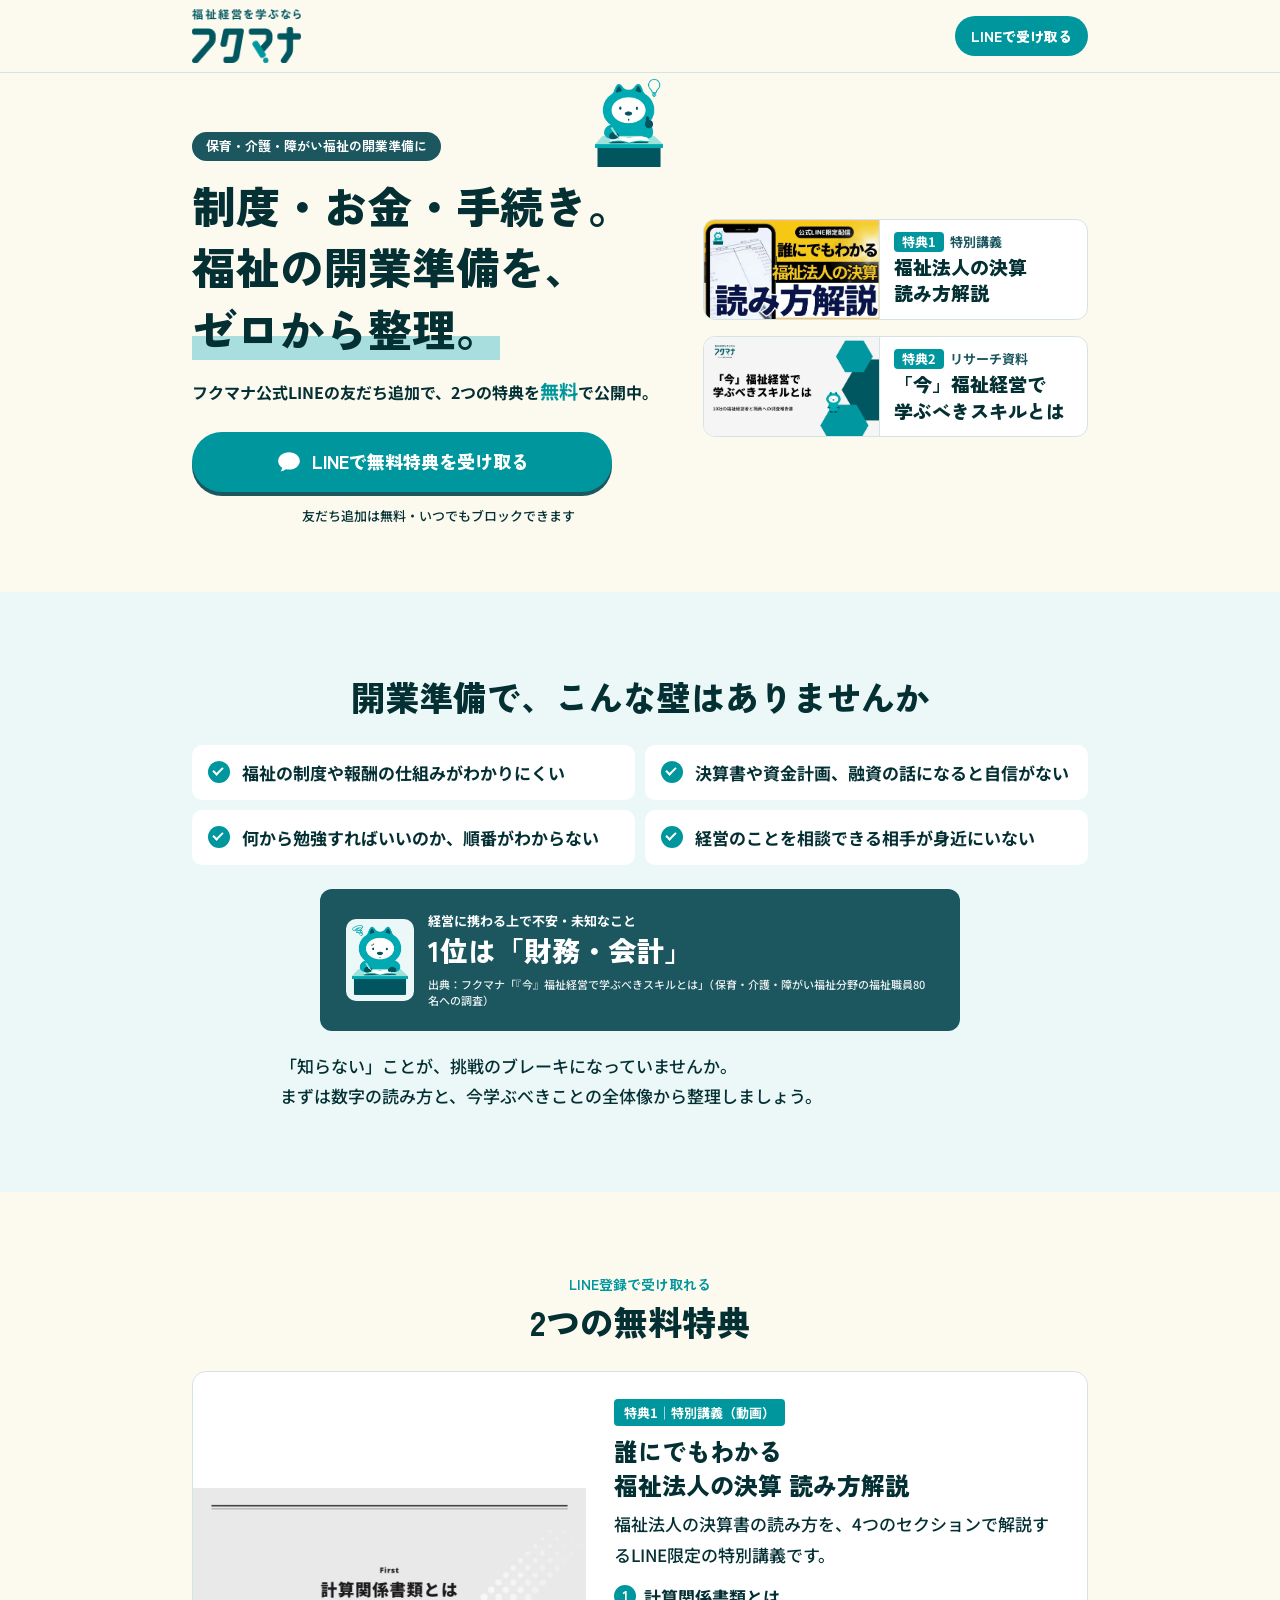
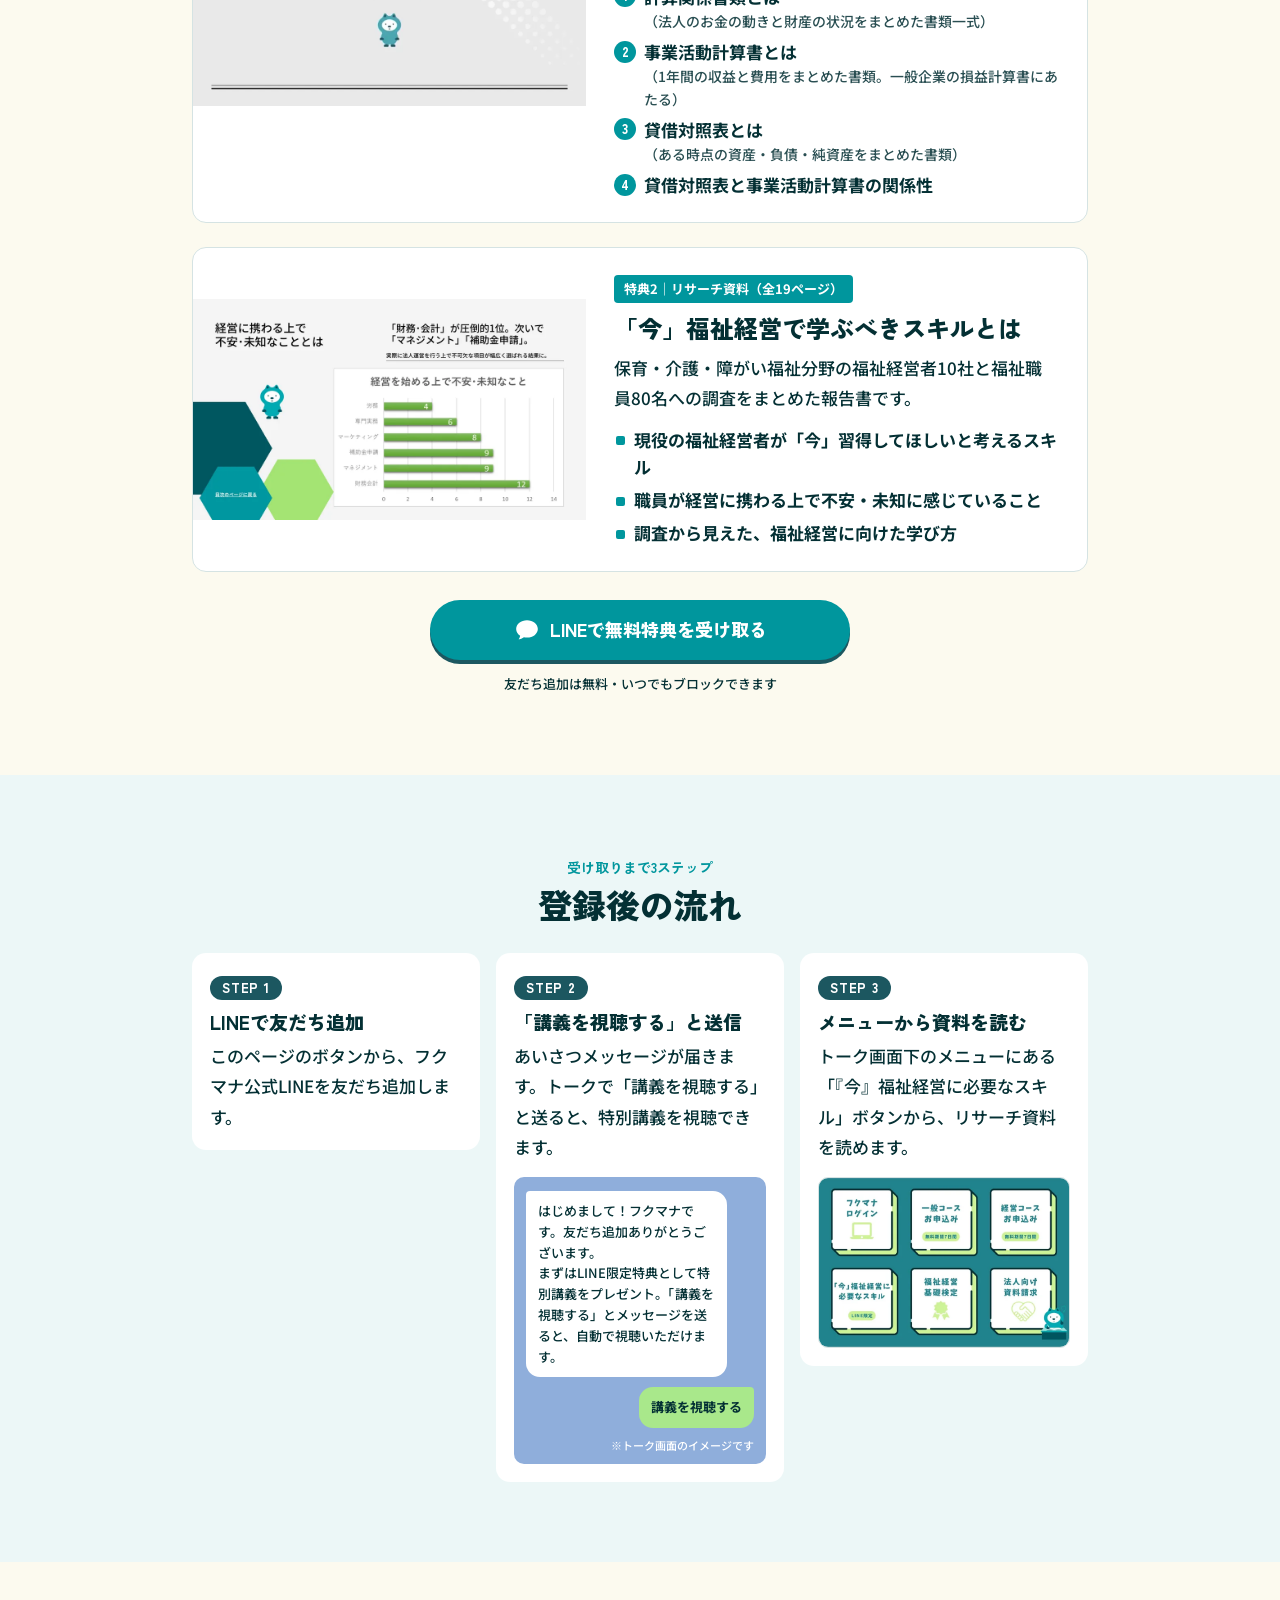
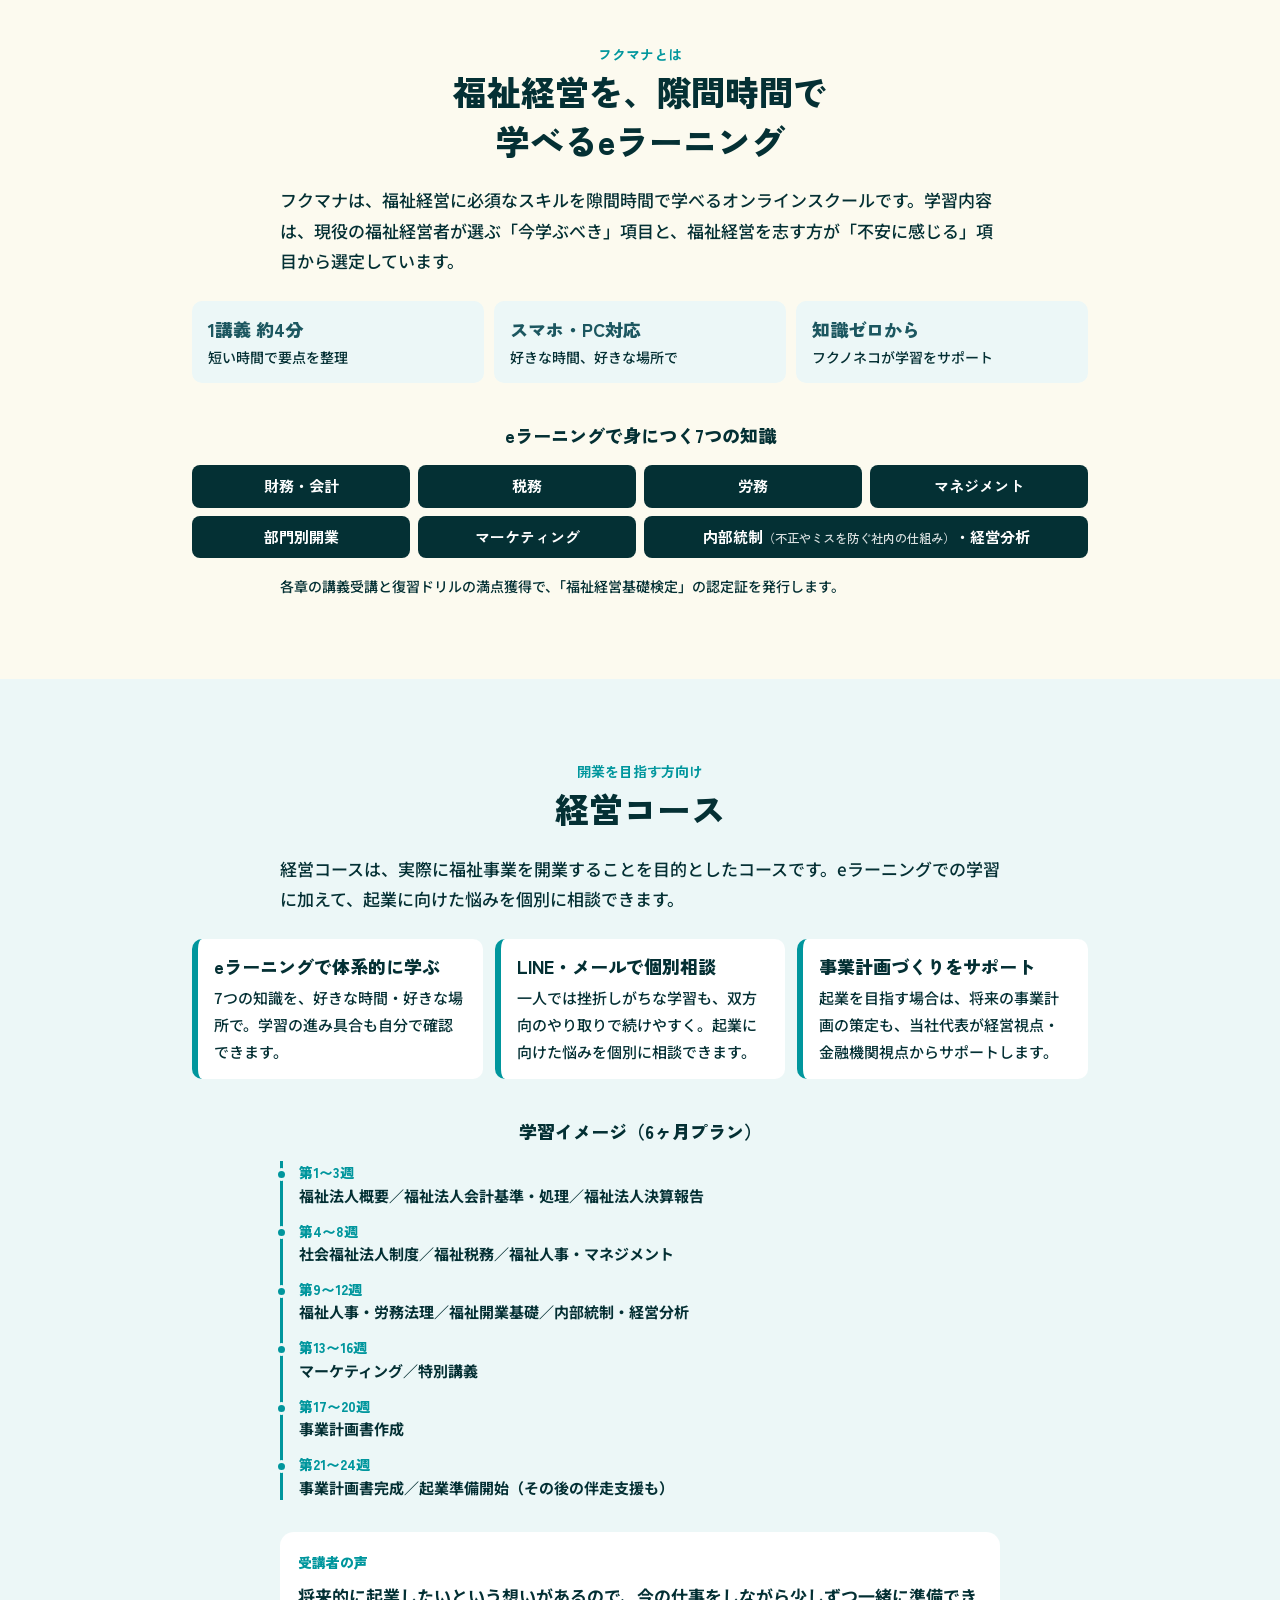
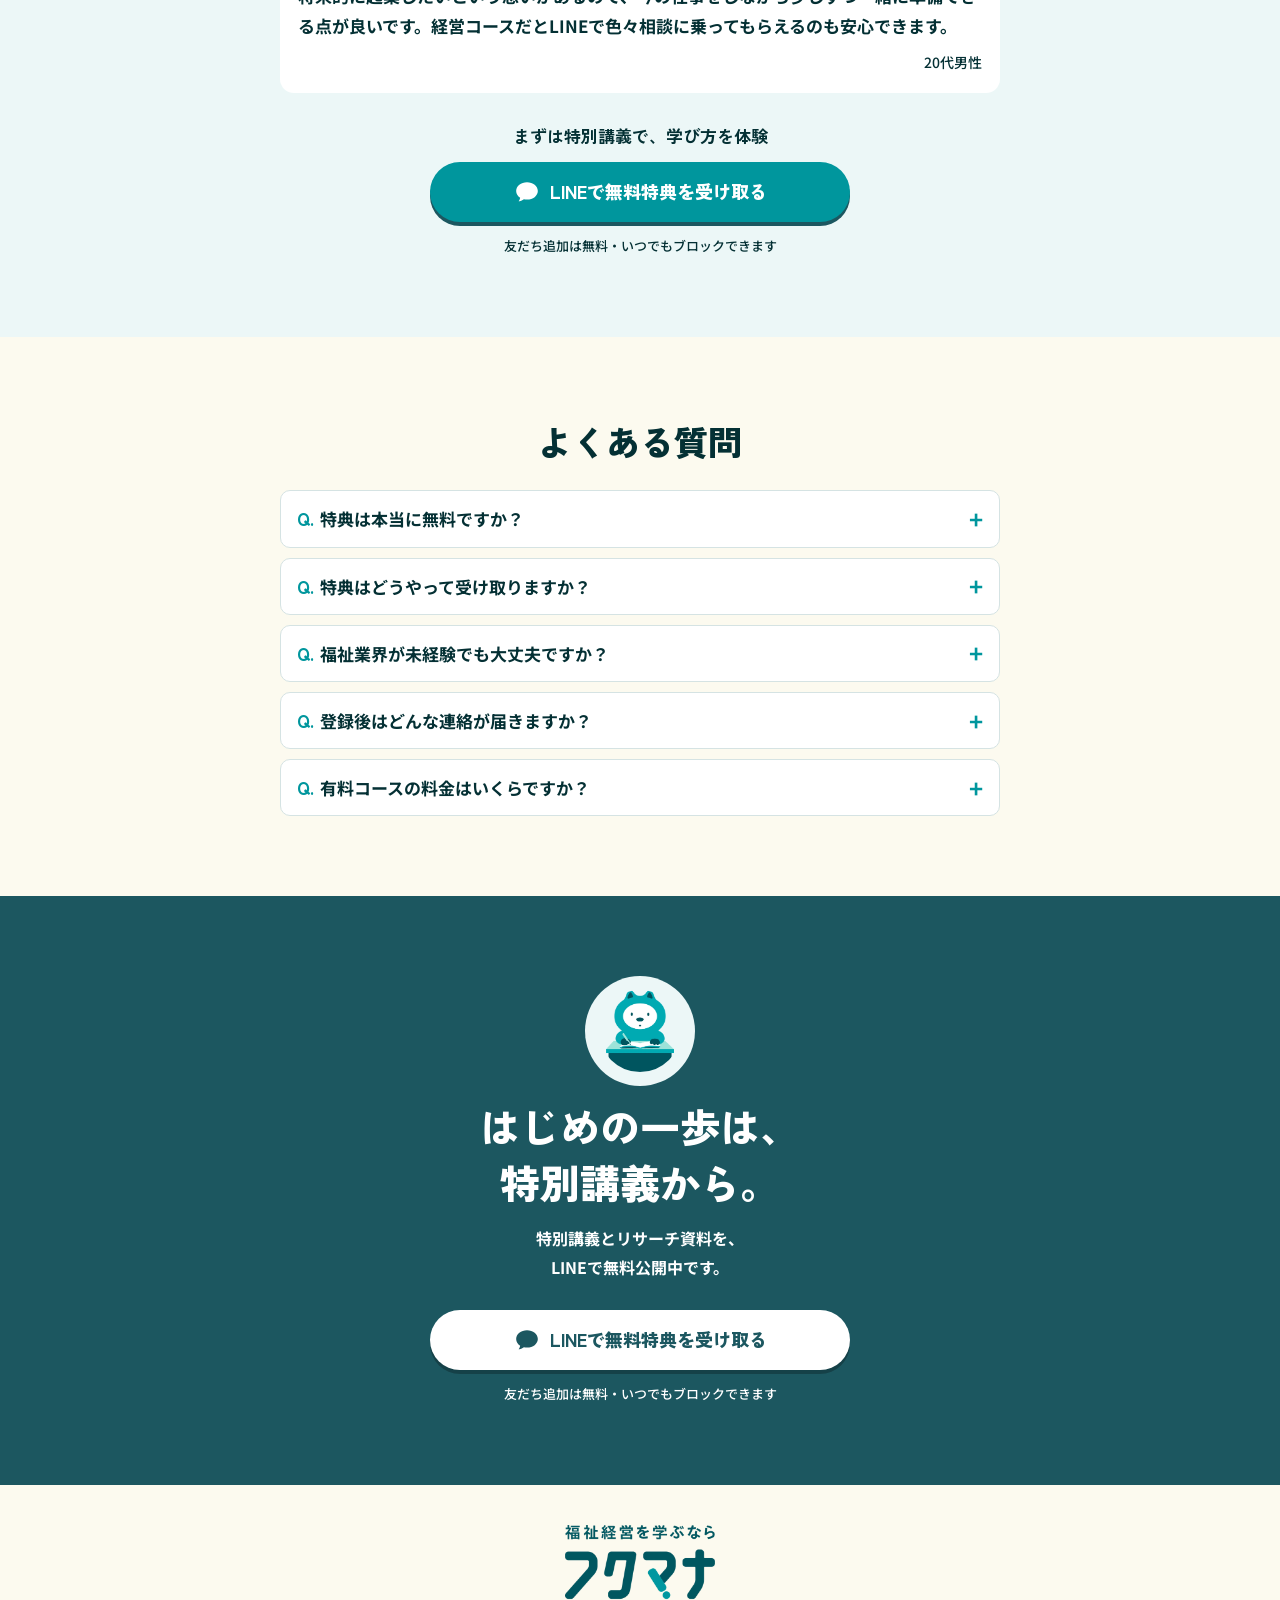
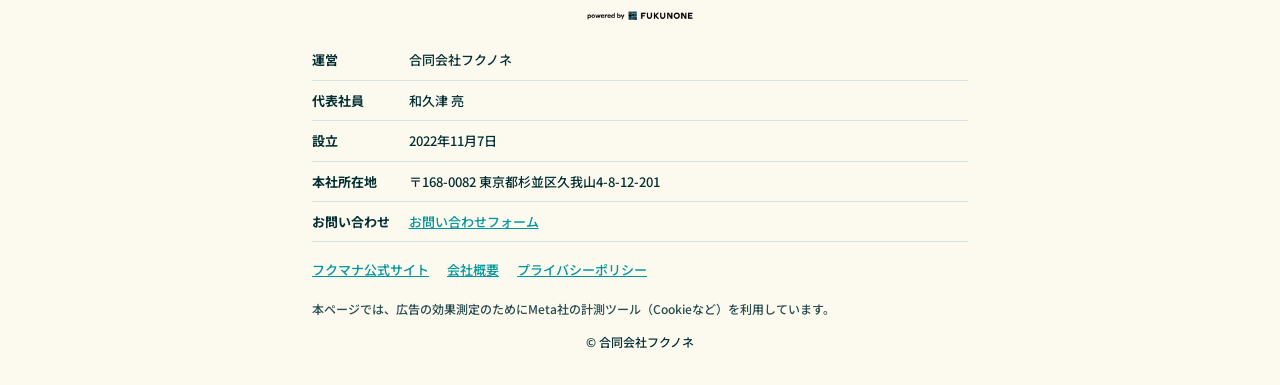
<file: lp/index.html>
<!DOCTYPE html>
<html lang="ja">
<head>
<meta charset="utf-8">
<meta name="viewport" content="width=device-width, initial-scale=1">
<title>福祉の開業準備を、ゼロから整理。特別講義と調査資料をLINEで公開中｜フクマナ</title>
<meta name="description" content="保育・介護・障がい福祉の開業準備に。フクマナ公式LINEの友だち追加で、特別講義「誰にでもわかる 福祉法人の決算 読み方解説」とリサーチ資料「『今』福祉経営で学ぶべきスキルとは」を無料で受け取れます。">
<link rel="canonical" href="https://lp.fukunone.org/">

<!-- OGP（SNSでシェアされたときに出る画像と説明文） -->
<meta property="og:type" content="website">
<meta property="og:site_name" content="フクマナ">
<meta property="og:title" content="福祉の開業準備を、ゼロから整理。｜フクマナ">
<meta property="og:description" content="LINE登録で、特別講義「誰にでもわかる 福祉法人の決算 読み方解説」とリサーチ資料「『今』福祉経営で学ぶべきスキルとは」を無料公開中。">
<meta property="og:url" content="https://lp.fukunone.org/">
<meta property="og:image" content="https://lp.fukunone.org/assets/img/ogp.png">
<meta property="og:image:width" content="1200">
<meta property="og:image:height" content="630">
<meta property="og:locale" content="ja_JP">
<meta name="twitter:card" content="summary_large_image">

<link rel="icon" href="assets/img/favicon.png">
<link rel="apple-touch-icon" href="assets/img/favicon.png">

<link rel="preconnect" href="https://fonts.googleapis.com">
<link rel="preconnect" href="https://fonts.gstatic.com" crossorigin>
<link href="https://fonts.googleapis.com/css2?family=Noto+Sans+JP:wght@400;700&family=Zen+Kaku+Gothic+New:wght@700;900&display=swap" rel="stylesheet">
<link rel="stylesheet" href="assets/css/style.css">

<!-- ▼▼▼ 差し替え箇所①：計測と LINE の設定（README の「差し替え箇所」を参照） ▼▼▼ -->
<script>
  window.FUKUMANA_LP = {
    // Metaピクセル ID（数字のみ）。仮置きのままだとピクセルは読み込まれません。
    META_PIXEL_ID: "2025181691481317",

    // LINE友だち追加の URL。default は必須。
    // 広告ごとに流入経路を分けたい場合は、LINE公式アカウントの「流入経路分析」で
    // 作った URL を a / b / c に入れます（広告のリンク先 URL の末尾に ?utm_content=a などを付ける）。
    LINE_URLS: {
      "default": "https://lin.ee/SRA6yFh",
      "a": "",
      "b": "https://lin.ee/5ERHEJ7",
      "c": "https://lin.ee/sgu34Aw"
    }
  };
</script>
<!-- ▲▲▲ 差し替え箇所① ここまで ▲▲▲ -->

<!-- ▼▼▼ Metaピクセル（ベースコード）。ID は上の META_PIXEL_ID から読み込みます ▼▼▼ -->
<script>
  (function (cfg) {
    var id = cfg.META_PIXEL_ID;
    if (!/^\d{10,20}$/.test(id) || /^0+$/.test(id)) { return; } // 仮置きの間は何もしない
    !function(f,b,e,v,n,t,s){if(f.fbq)return;n=f.fbq=function(){n.callMethod?
    n.callMethod.apply(n,arguments):n.queue.push(arguments)};if(!f._fbq)f._fbq=n;
    n.push=n;n.loaded=!0;n.version='2.0';n.queue=[];t=b.createElement(e);t.async=!0;
    t.src=v;s=b.getElementsByTagName(e)[0];s.parentNode.insertBefore(t,s)}(window,
    document,'script','https://connect.facebook.net/en_US/fbevents.js');
    fbq('init', id);
    fbq('track', 'PageView');
  })(window.FUKUMANA_LP);
</script>
<!-- ▲▲▲ Metaピクセル ここまで ▲▲▲ -->
</head>

<body>
<header class="header">
  <div class="inner header__inner">
    <img class="header__logo" src="assets/img/logo.webp" width="480" height="237" alt="福祉経営を学ぶなら フクマナ">
    <a class="btn btn--small js-line" href="https://lin.ee/SRA6yFh" data-pos="header" rel="noopener">LINEで受け取る</a>
  </div>
</header>

<main>

<!-- 1. FV（ファーストビュー） -->
<section class="fv">
  <div class="inner fv__inner">
    <div class="fv__text">
      <p class="pill">保育・介護・障がい福祉の開業準備に</p>
      <h1 class="fv__title">制度・お金・手続き。<br>福祉の開業準備を、<br><span class="marker">ゼロから整理。</span></h1>
      <p class="fv__lead">フクマナ公式LINEの友だち追加で、<br class="sp">2つの特典を<strong>無料</strong>で公開中。</p>
      <img class="fv__neko" src="assets/img/neko-desk-idea.webp" width="440" height="567" alt="">
    </div>

    <ul class="fv__gifts">
      <li class="gift">
        <img src="assets/img/lecture-thumb.webp" width="960" height="540" alt="特別講義のサムネイル：誰にでもわかる 福祉法人の決算 読み方解説" fetchpriority="high">
        <p class="gift__label"><span class="gift__num">特典1</span>特別講義</p>
        <p class="gift__name">福祉法人の決算<br>読み方解説</p>
      </li>
      <li class="gift">
        <img src="assets/img/report-cover.webp" width="960" height="540" alt="リサーチ資料の表紙：「今」福祉経営で学ぶべきスキルとは">
        <p class="gift__label"><span class="gift__num">特典2</span>リサーチ資料</p>
        <p class="gift__name">「今」福祉経営で<br>学ぶべきスキルとは</p>
      </li>
    </ul>

    <div class="cta">
      <a class="btn btn--line js-line" href="https://lin.ee/SRA6yFh" data-pos="fv" rel="noopener">
        <svg class="btn__icon" viewBox="0 0 24 24" aria-hidden="true"><path fill="currentColor" d="M12 3C6.48 3 2 6.58 2 11c0 2.5 1.43 4.73 3.67 6.2-.13.9-.55 2.3-1.42 3.3 0 0 2.9-.2 4.9-1.9.9.25 1.86.4 2.85.4 5.52 0 10-3.58 10-8s-4.48-8-10-8z"/></svg>
        LINEで無料特典を受け取る
      </a>
      <p class="cta__note">友だち追加は無料・いつでもブロックできます</p>
    </div>
  </div>
</section>

<!-- 2. 悩みの共感 -->
<section class="sec sec--band">
  <div class="inner">
    <h2 class="sec__title">開業準備で、<br class="sp">こんな壁はありませんか</h2>
    <ul class="worries">
      <li><span class="check" aria-hidden="true"></span>福祉の制度や報酬の仕組みがわかりにくい</li>
      <li><span class="check" aria-hidden="true"></span>決算書や資金計画、融資の話になると自信がない</li>
      <li><span class="check" aria-hidden="true"></span>何から勉強すればいいのか、順番がわからない</li>
      <li><span class="check" aria-hidden="true"></span>経営のことを相談できる相手が身近にいない</li>
    </ul>
    <div class="fact">
      <img class="fact__neko" src="assets/img/neko-desk-thinking.webp" width="440" height="544" alt="" loading="lazy">
      <div class="fact__body">
        <p class="fact__lead">経営に携わる上で<br class="sp">不安・未知なこと</p>
        <p class="fact__main">1位は「財務・会計」</p>
        <p class="fact__src">出典：フクマナ「『今』福祉経営で学ぶべきスキルとは」（保育・介護・障がい福祉分野の福祉職員80名への調査）</p>
      </div>
    </div>
    <p class="sec__text">「知らない」ことが、挑戦のブレーキになっていませんか。<br>まずは数字の読み方と、今学ぶべきことの全体像から整理しましょう。</p>
  </div>
</section>

<!-- 3. 特典の詳細 -->
<section class="sec" id="gifts">
  <div class="inner">
    <p class="sec__eyebrow">LINE登録で受け取れる</p>
    <h2 class="sec__title">2つの無料特典</h2>

    <article class="card">
      <img class="card__img" src="assets/img/lecture-slide.webp" width="960" height="531" alt="講義画面：計算関係書類とは" loading="lazy">
      <div class="card__body">
        <p class="card__tag">特典1｜特別講義（動画）</p>
        <h3 class="card__title">誰にでもわかる<br>福祉法人の決算 読み方解説</h3>
        <p>福祉法人の決算書の読み方を、4つのセクションで解説するLINE限定の特別講義です。</p>
        <ol class="list list--num">
          <li>計算関係書類とは<small>（法人のお金の動きと財産の状況をまとめた書類一式）</small></li>
          <li>事業活動計算書とは<small>（1年間の収益と費用をまとめた書類。一般企業の損益計算書にあたる）</small></li>
          <li>貸借対照表とは<small>（ある時点の資産・負債・純資産をまとめた書類）</small></li>
          <li>貸借対照表と事業活動計算書の関係性</li>
        </ol>
      </div>
    </article>

    <article class="card">
      <img class="card__img" src="assets/img/report-chart.webp" width="960" height="540" alt="資料の一部：経営を始める上で不安・未知なこと" loading="lazy">
      <div class="card__body">
        <p class="card__tag">特典2｜リサーチ資料（全19ページ）</p>
        <h3 class="card__title">「今」福祉経営で<br class="sp">学ぶべきスキルとは</h3>
        <p>保育・介護・障がい福祉分野の福祉経営者10社と福祉職員80名への調査をまとめた報告書です。</p>
        <ul class="list">
          <li>現役の福祉経営者が「今」習得してほしいと考えるスキル</li>
          <li>職員が経営に携わる上で不安・未知に感じていること</li>
          <li>調査から見えた、福祉経営に向けた学び方</li>
        </ul>
      </div>
    </article>

    <div class="cta">
      <a class="btn btn--line js-line" href="https://lin.ee/SRA6yFh" data-pos="gifts" rel="noopener">
        <svg class="btn__icon" viewBox="0 0 24 24" aria-hidden="true"><path fill="currentColor" d="M12 3C6.48 3 2 6.58 2 11c0 2.5 1.43 4.73 3.67 6.2-.13.9-.55 2.3-1.42 3.3 0 0 2.9-.2 4.9-1.9.9.25 1.86.4 2.85.4 5.52 0 10-3.58 10-8s-4.48-8-10-8z"/></svg>
        LINEで無料特典を受け取る
      </a>
      <p class="cta__note">友だち追加は無料・いつでもブロックできます</p>
    </div>
  </div>
</section>

<!-- 4. 登録後の流れ -->
<section class="sec sec--band">
  <div class="inner">
    <p class="sec__eyebrow">受け取りまで3ステップ</p>
    <h2 class="sec__title">登録後の流れ</h2>
    <ol class="steps">
      <li class="step">
        <p class="step__num">STEP 1</p>
        <h3 class="step__title">LINEで友だち追加</h3>
        <p>このページのボタンから、フクマナ公式LINEを友だち追加します。</p>
      </li>
      <li class="step">
        <p class="step__num">STEP 2</p>
        <h3 class="step__title">「講義を視聴する」と送信</h3>
        <p>あいさつメッセージが届きます。トークで「講義を視聴する」と送ると、特別講義を視聴できます。</p>
        <div class="chat" role="img" aria-label="LINEのトーク画面のイメージ">
          <p class="chat__msg chat__msg--in">はじめまして！フクマナです。友だち追加ありがとうございます。<br>まずはLINE限定特典として特別講義をプレゼント。「講義を視聴する」とメッセージを送ると、自動で視聴いただけます。</p>
          <p class="chat__msg chat__msg--out">講義を視聴する</p>
          <p class="chat__note">※トーク画面のイメージです</p>
        </div>
      </li>
      <li class="step">
        <p class="step__num">STEP 3</p>
        <h3 class="step__title">メニューから資料を読む</h3>
        <p>トーク画面下のメニューにある「『今』福祉経営に必要なスキル」ボタンから、リサーチ資料を読めます。</p>
        <img class="step__img" src="assets/img/line-menu.webp" width="720" height="486" alt="LINEのメニュー画面" loading="lazy">
      </li>
    </ol>
  </div>
</section>

<!-- 5. フクマナとは -->
<section class="sec">
  <div class="inner">
    <p class="sec__eyebrow">フクマナとは</p>
    <h2 class="sec__title">福祉経営を、隙間時間で<br>学べるeラーニング</h2>
    <p class="sec__text">フクマナは、福祉経営に必須なスキルを隙間時間で学べるオンラインスクールです。学習内容は、現役の福祉経営者が選ぶ「今学ぶべき」項目と、福祉経営を志す方が「不安に感じる」項目から選定しています。</p>

    <ul class="points">
      <li><strong>1講義 約4分</strong><span>短い時間で要点を整理</span></li>
      <li><strong>スマホ・PC対応</strong><span>好きな時間、好きな場所で</span></li>
      <li><strong>知識ゼロから</strong><span>フクノネコが学習をサポート</span></li>
    </ul>

    <h3 class="sub">eラーニングで身につく7つの知識</h3>
    <ul class="seven">
      <li>財務・会計</li>
      <li>税務</li>
      <li>労務</li>
      <li>マネジメント</li>
      <li>部門別開業</li>
      <li>マーケティング</li>
      <li>内部統制<small>（不正やミスを防ぐ社内の仕組み）</small>・経営分析</li>
    </ul>
    <p class="note">各章の講義受講と復習ドリルの満点獲得で、「福祉経営基礎検定」の認定証を発行します。</p>
  </div>
</section>

<!-- 6. 経営コース -->
<section class="sec sec--band">
  <div class="inner">
    <p class="sec__eyebrow">開業を目指す方向け</p>
    <h2 class="sec__title">経営コース</h2>
    <p class="sec__text">経営コースは、実際に福祉事業を開業することを目的としたコースです。eラーニングでの学習に加えて、起業に向けた悩みを個別に相談できます。</p>

    <ul class="features">
      <li>
        <h3>eラーニングで体系的に学ぶ</h3>
        <p>7つの知識を、好きな時間・好きな場所で。学習の進み具合も自分で確認できます。</p>
      </li>
      <li>
        <h3>LINE・メールで個別相談</h3>
        <p>一人では挫折しがちな学習も、双方向のやり取りで続けやすく。起業に向けた悩みを個別に相談できます。</p>
      </li>
      <li>
        <h3>事業計画づくりをサポート</h3>
        <p>起業を目指す場合は、将来の事業計画の策定も、当社代表が経営視点・金融機関視点からサポートします。</p>
      </li>
    </ul>

    <h3 class="sub">学習イメージ（6ヶ月プラン）</h3>
    <ol class="timeline">
      <li><span>第1〜3週</span>福祉法人概要／福祉法人会計基準・処理／福祉法人決算報告</li>
      <li><span>第4〜8週</span>社会福祉法人制度／福祉税務／福祉人事・マネジメント</li>
      <li><span>第9〜12週</span>福祉人事・労務法理／福祉開業基礎／内部統制・経営分析</li>
      <li><span>第13〜16週</span>マーケティング／特別講義</li>
      <li><span>第17〜20週</span>事業計画書作成</li>
      <li><span>第21〜24週</span>事業計画書完成／起業準備開始（その後の伴走支援も）</li>
    </ol>

    <figure class="voice">
      <figcaption>受講者の声</figcaption>
      <blockquote>将来的に起業したいという想いがあるので、今の仕事をしながら少しずつ一緒に準備できる点が良いです。経営コースだとLINEで色々相談に乗ってもらえるのも安心できます。</blockquote>
      <p class="voice__who">20代男性</p>
    </figure>

    <div class="cta">
      <p class="cta__lead">まずは特別講義で、学び方を体験</p>
      <a class="btn btn--line js-line" href="https://lin.ee/SRA6yFh" data-pos="course" rel="noopener">
        <svg class="btn__icon" viewBox="0 0 24 24" aria-hidden="true"><path fill="currentColor" d="M12 3C6.48 3 2 6.58 2 11c0 2.5 1.43 4.73 3.67 6.2-.13.9-.55 2.3-1.42 3.3 0 0 2.9-.2 4.9-1.9.9.25 1.86.4 2.85.4 5.52 0 10-3.58 10-8s-4.48-8-10-8z"/></svg>
        LINEで無料特典を受け取る
      </a>
      <p class="cta__note">友だち追加は無料・いつでもブロックできます</p>
    </div>
  </div>
</section>

<!-- 7. よくある質問 -->
<section class="sec">
  <div class="inner">
    <h2 class="sec__title">よくある質問</h2>
    <div class="faq">
      <details>
        <summary>特典は本当に無料ですか？</summary>
        <p>はい。LINEの友だち追加と、2つの特典（特別講義・リサーチ資料）の受け取りに料金はかかりません。</p>
      </details>
      <details>
        <summary>特典はどうやって受け取りますか？</summary>
        <p>友だち追加後、トークで「講義を視聴する」と送ると特別講義を視聴できます。リサーチ資料は、トーク画面下のメニューにある「『今』福祉経営に必要なスキル」ボタンから読めます。</p>
      </details>
      <details>
        <summary>福祉業界が未経験でも大丈夫ですか？</summary>
        <p>フクマナは、業界未経験の方も理解できるように、各事業の内容から学習できる構成です。事前の知識がなくても学べます。</p>
      </details>
      <details>
        <summary>登録後はどんな連絡が届きますか？</summary>
        <p>特典のご案内のほか、福祉経営に役立つ情報やフクマナからのお知らせをお届けします。不要になった場合は、LINEのブロック機能でいつでも受信を止められます。</p>
      </details>
      <details>
        <summary>有料コースの料金はいくらですか？</summary>
        <p>一般コース・経営コースの料金は、フクマナ公式サイトの<a href="https://wwmc.fukunone.org/price/index.html" target="_blank" rel="noopener">料金ページ</a>でご確認いただけます。どちらのコースにも7日間の無料体験があります。特典を受け取っただけで料金が発生することはありません。</p>
      </details>
    </div>
  </div>
</section>

<!-- 8. 最終CTA -->
<section class="sec final">
  <div class="inner">
    <img class="final__neko" src="assets/img/neko-desk-writing.webp" width="440" height="530" alt="" loading="lazy">
    <h2 class="final__title">はじめの一歩は、<br>特別講義から。</h2>
    <p class="final__text">特別講義とリサーチ資料を、<br>LINEで無料公開中です。</p>
    <div class="cta">
      <a class="btn btn--white js-line" href="https://lin.ee/SRA6yFh" data-pos="final" rel="noopener">
        <svg class="btn__icon" viewBox="0 0 24 24" aria-hidden="true"><path fill="currentColor" d="M12 3C6.48 3 2 6.58 2 11c0 2.5 1.43 4.73 3.67 6.2-.13.9-.55 2.3-1.42 3.3 0 0 2.9-.2 4.9-1.9.9.25 1.86.4 2.85.4 5.52 0 10-3.58 10-8s-4.48-8-10-8z"/></svg>
        LINEで無料特典を受け取る
      </a>
      <p class="cta__note">友だち追加は無料・いつでもブロックできます</p>
    </div>
  </div>
</section>

</main>

<!-- 9. フッター（運営者情報） -->
<footer class="footer">
  <div class="inner">
    <img class="footer__logo" src="assets/img/logo-poweredby.webp" width="480" height="304" alt="フクマナ powered by FUKUNONE" loading="lazy">
    <dl class="company">
      <div><dt>運営</dt><dd>合同会社フクノネ</dd></div>
      <div><dt>代表社員</dt><dd>和久津 亮</dd></div>
      <div><dt>設立</dt><dd>2022年11月7日</dd></div>
      <div><dt>本社所在地</dt><dd>〒168-0082 東京都杉並区久我山4-8-12-201</dd></div>
      <div><dt>お問い合わせ</dt><dd><a href="https://fukunone.org/contact/" target="_blank" rel="noopener">お問い合わせフォーム</a></dd></div>
    </dl>
    <ul class="footer__links">
      <li><a href="https://wwmc.fukunone.org/" target="_blank" rel="noopener">フクマナ公式サイト</a></li>
      <li><a href="https://fukunone.org/company/" target="_blank" rel="noopener">会社概要</a></li>
      <li><a href="https://fukunone.org/policy/" target="_blank" rel="noopener">プライバシーポリシー</a></li>
    </ul>
    <p class="footer__note">本ページでは、広告の効果測定のためにMeta社の計測ツール（Cookieなど）を利用しています。</p>
    <p class="footer__copy">© 合同会社フクノネ</p>
  </div>
</footer>

<!-- スマホ用：画面下に固定するボタン -->
<div class="sticky" id="sticky">
  <a class="btn btn--line js-line" href="https://lin.ee/SRA6yFh" data-pos="sticky" rel="noopener">
    <svg class="btn__icon" viewBox="0 0 24 24" aria-hidden="true"><path fill="currentColor" d="M12 3C6.48 3 2 6.58 2 11c0 2.5 1.43 4.73 3.67 6.2-.13.9-.55 2.3-1.42 3.3 0 0 2.9-.2 4.9-1.9.9.25 1.86.4 2.85.4 5.52 0 10-3.58 10-8s-4.48-8-10-8z"/></svg>
    LINEで無料特典を受け取る
  </a>
</div>

<script src="assets/js/main.js" defer></script>
</body>
</html>
</file>
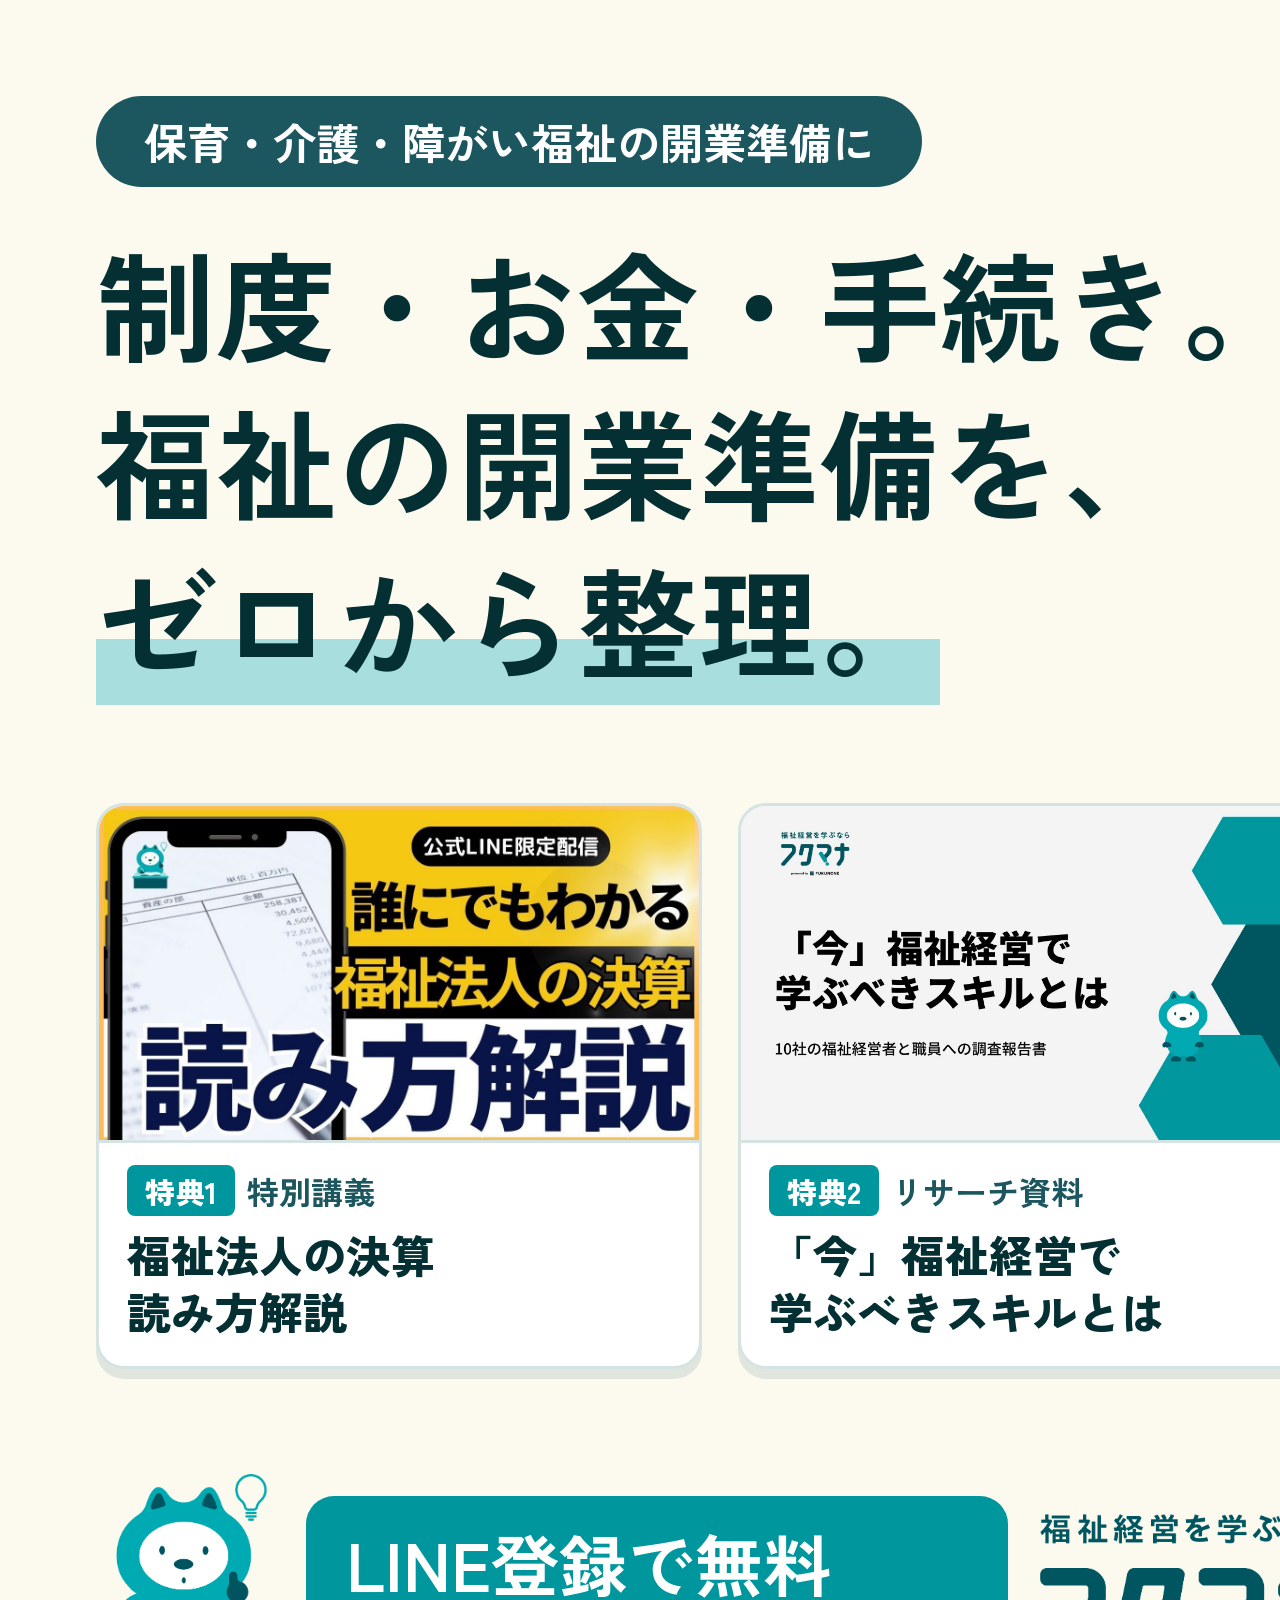
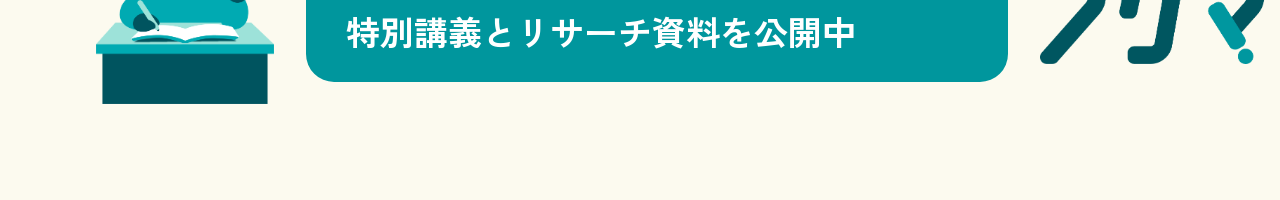
<file: ads/src/ad.html>
<!DOCTYPE html>
<html lang="ja">
<head>
<meta charset="utf-8">
<title>フクマナ広告画像テンプレート</title>
<!--
  広告画像の元データ。ads/src/render.js がこのページを開いて PNG に書き出します。
  ?v=a|b|c（案） &s=sq|p|st|ogp（サイズ）
-->
<link href="https://fonts.googleapis.com/css2?family=Noto+Sans+JP:wght@700;900&family=Zen+Kaku+Gothic+New:wght@700;900&display=swap" rel="stylesheet">
<style>
  :root { --bg:#FCFAEF; --band:#ECF7F7; --ink:#043034; --green:#00969D; --deep:#1C5760; --line:#D5E3E3; }
  * { box-sizing: border-box; margin: 0; padding: 0; }
  html, body { width: var(--w); height: var(--h); overflow: hidden; }
  body { background: var(--bg); color: var(--ink); font-family: "Zen Kaku Gothic New", "Noto Sans JP", sans-serif; font-weight: 900; position: relative; }

  /* サイズ別の設定 */
  body.sq  { --w:1440px; --h:1440px; --pad:88px; --title:100px; --gap:40px; }
  body.p   { --w:1440px; --h:1800px; --pad:96px; --title:120px; --gap:60px; }
  body.st  { --w:1440px; --h:2560px; --pad:100px; --title:104px; --gap:48px; }
  body.ogp { --w:1200px; --h:630px;  --pad:56px; --title:62px;  --gap:22px; }

  .frame { position: absolute; left: 0; right: 0; top: 0; bottom: 0; padding: var(--pad); display: flex; flex-direction: column; gap: var(--gap); }
  /* ストーリーズ：上14%・下35%・左右6%には文字やロゴを置かない（Meta公式の推奨） */
  body.st .frame { top: 14%; bottom: 35%; padding: 20px var(--pad) 0; }
  body.st::after { content: ""; position: absolute; left: 0; right: 0; bottom: 0; height: 33.5%; background: var(--deep); }
  body.st .deco { position: absolute; z-index: 1; left: 0; right: 0; bottom: 0; height: 33.5%; overflow: hidden; }
  .deco { display: none; }
  body.st .deco { display: block; }
  .deco i { position: absolute; width: 520px; height: 450px; background: var(--green); opacity: .35; clip-path: polygon(25% 0, 75% 0, 100% 50%, 75% 100%, 25% 100%, 0 50%); }
  .deco i:nth-child(1) { left: -120px; top: 120px; }
  .deco i:nth-child(2) { right: -160px; top: 300px; opacity: .22; }
  .deco i:nth-child(3) { left: 420px; top: 520px; opacity: .15; }

  .pill { align-self: flex-start; background: var(--deep); color: #fff; border-radius: 999px; font-weight: 700; font-size: calc(var(--title) * .36); line-height: 1; padding: .55em 1.1em; }
  .title { font-size: var(--title); line-height: 1.32; letter-spacing: .005em; margin-top: calc(var(--gap) * -.4); }
  .title .mk { background: linear-gradient(transparent 62%, #A9DEDF 62%); }

  .visual { flex: 1; min-height: 0; display: flex; gap: 36px; align-items: center; justify-content: center; }
  .gcard { flex: 1; min-width: 0; background: #fff; border: 3px solid var(--line); border-radius: 28px; overflow: hidden; display: flex; flex-direction: column; box-shadow: 0 10px 0 rgba(28,87,96,.12); }
  .gcard .img { flex: none; width: 100%; aspect-ratio: 16 / 9; background-size: cover; background-position: center; border-bottom: 3px solid var(--line); }
  .gcard .cap { padding: 22px 28px 26px; }
  .gcard .tag { display: inline-block; background: var(--green); color: #fff; border-radius: 8px; font-size: 30px; line-height: 1; padding: .35em .6em; margin-right: 12px; vertical-align: middle; }
  .gcard .kind { font-size: 32px; font-weight: 700; color: var(--deep); vertical-align: middle; }
  .gcard .name { font-size: 44px; line-height: 1.3; margin-top: 10px; }
  /* 1枚だけ大きく見せる（B案・C案） */
  .visual.one .gcard { flex: none; width: 1080px; }
  .visual.one .gcard .name { font-size: 58px; }
  .visual.one .gcard .tag { font-size: 34px; }
  .visual.one .gcard .kind { font-size: 36px; }
  /* 横並びカード（正方形・ストーリーズ用：画像を左、説明を右に置く） */
  body.sq .visual, body.st .visual { flex-direction: column; gap: 24px; }
  body.sq .gcard, body.st .gcard { flex: none; width: 100%; height: var(--rowh); flex-direction: row; align-items: center; }
  body.sq .gcard .img, body.st .gcard .img { width: auto; height: 100%; border-bottom: 0; border-right: 3px solid var(--line); }
  body.sq .gcard .cap, body.st .gcard .cap { padding: 0 36px; }
  body.sq { --rowh: 208px; } body.st { --rowh: 196px; }
  body.sq .visual.one, body.st .visual.one { --rowh: 430px; }
  body.sq .visual.one .gcard, body.st .visual.one .gcard { width: 100%; }
  body.sq .visual.one .gcard .cap, body.st .visual.one .gcard .cap { flex: 1; min-width: 0; }
  body.p.vc .visual.one .gcard { width: 900px; }
  body.p.vc .visual.one .gcard .name { font-size: 50px; }
  body.sq .visual.one .gcard .name, body.st .visual.one .gcard .name { font-size: 46px; }
  .chips { display: flex; gap: 16px; margin-top: 14px; flex-wrap: wrap; }
  .chips span { background: var(--band); color: var(--deep); border-radius: 999px; font-size: 30px; font-weight: 700; padding: .3em .8em; white-space: nowrap; }

  .bottom { display: flex; align-items: center; gap: 32px; }
  .neko { height: 230px; flex: none; }
  .offer { flex: 1; min-width: 0; background: var(--green); color: #fff; border-radius: 28px; padding: 26px 40px; }
  .offer b { display: block; font-size: 68px; line-height: 1.2; }
  .offer span { display: block; font-size: 34px; font-weight: 700; line-height: 1.4; margin-top: 4px; white-space: nowrap; overflow: hidden; }
  .logo { height: 150px; flex: none; }

  /* 正方形は縦が短いので少し詰める */
  body.sq .neko { height: 190px; }
  body.sq .logo { height: 128px; }
  body.sq .offer { padding: 20px 36px; }
  body.sq .offer b { font-size: 60px; }

  /* OGP（横長） */
  body.ogp .frame { flex-direction: row; flex-wrap: wrap; align-content: space-between; }
  body.ogp .pill { flex: 0 0 auto; }
  body.ogp .title { flex: 0 0 100%; margin-top: 0; }
  body.ogp .visual { display: none; }
  body.ogp .bottom { flex: 0 0 100%; gap: 20px; }
  body.ogp .neko { height: 130px; }
  body.ogp .logo { height: 96px; }
  body.ogp .offer { padding: 14px 26px; border-radius: 18px; }
  body.ogp .offer b { font-size: 38px; }
  body.ogp .offer span { font-size: 21px; }
</style>
</head>
<body>
<div class="deco"><i></i><i></i><i></i></div>
<div class="frame">
  <p class="pill">保育・介護・障がい福祉の開業準備に</p>
  <h1 class="title" id="title"></h1>
  <div class="visual" id="visual"></div>
  <div class="bottom">
    <img class="neko" id="neko" alt="">
    <div class="offer"><b>LINE登録で無料</b><span id="sub"></span></div>
    <img class="logo" src="img/logo.png" alt="フクマナ">
  </div>
</div>
<script>
  var q = new URLSearchParams(location.search);
  var v = q.get("v") || "a", s = q.get("s") || "p";
  document.body.className = s + " v" + v;

  var lecture = '<div class="gcard"><div class="img" style="background-image:url(img/lecture-thumb.jpg)"></div><div class="cap"><span class="tag">特典1</span><span class="kind">特別講義</span><p class="name">福祉法人の決算<br>読み方解説</p></div></div>';
  var report  = '<div class="gcard"><div class="img" style="background-image:url(img/report-cover-01.jpg)"></div><div class="cap"><span class="tag">特典2</span><span class="kind">リサーチ資料</span><p class="name">「今」福祉経営で<br>学ぶべきスキルとは</p></div></div>';

  var data = {
    a: { // 不安解消型
      title: '制度・お金・手続き。<br>福祉の開業準備を、<br><span class="mk">ゼロから整理。</span>',
      visual: lecture + report, one: false,
      sub: "特別講義とリサーチ資料を公開中", neko: "neko-desk-idea.png"
    },
    b: { // 知識獲得型
      title: '福祉の決算書は、<br><span class="mk">ここを見る。</span>',
      visual: lecture.replace('特典1', 'LINE限定'), one: true,
      sub: "特別講義「福祉法人の決算 読み方解説」公開中", neko: "neko-desk-writing.png"
    },
    c: { // 専門家型
      title: '現役の福祉経営者が選んだ<br><span class="mk">「今、学ぶべきこと」。</span>',
      visual: report.replace('特典2', 'LINE限定'), one: true,
      sub: "調査資料「『今』福祉経営で学ぶべきスキルとは」公開中", neko: "neko-standing.png"
    }
  }[v];

  document.getElementById("title").innerHTML = data.title;
  var vis = document.getElementById("visual");
  vis.innerHTML = data.visual;
  if (data.one) { vis.classList.add("one"); }
  document.getElementById("sub").textContent = data.sub;
  document.getElementById("neko").src = "img/" + data.neko;
  // サブコピーが1行に収まるまで文字を小さくする
  document.fonts.ready.then(function () {
    var el = document.getElementById("sub"), fs = parseFloat(getComputedStyle(el).fontSize);
    while (el.scrollWidth > el.clientWidth && fs > 16) { fs -= 1; el.style.fontSize = fs + "px"; }
  });
  if (v === "c" && s !== "ogp") { document.getElementById("title").style.fontSize = "calc(var(--title) * .82)"; }
</script>
</body>
</html>
</file>
<file: lp/assets/css/style.css>
/* フクマナ LP（スマホ最優先） */
:root {
  --bg: #FCFAEF;        /* HP：ベージュの背景 */
  --band: #ECF7F7;      /* HP：水色の帯 */
  --ink: #043034;       /* HP：濃い緑（見出し・文字） */
  --green: #00969D;     /* ロゴ：明るい緑（ボタン・強調） */
  --deep: #1C5760;      /* ロゴ：濃い緑 */
  --line: #D5E3E3;
  --white: #fff;
  --font-body: "Yu Gothic", "游ゴシック", YuGothic, "Noto Sans JP", sans-serif;
  --font-head: "Zen Kaku Gothic New", "Noto Sans JP", "Yu Gothic", "游ゴシック", sans-serif;
}

*, *::before, *::after { box-sizing: border-box; }
html { -webkit-text-size-adjust: 100%; scroll-behavior: smooth; }
body {
  margin: 0;
  background: var(--bg);
  color: var(--ink);
  font-family: var(--font-body);
  font-size: 16px;
  font-weight: 500;
  line-height: 1.8;
  padding-bottom: 84px; /* 固定ボタンの分 */
}
img { max-width: 100%; height: auto; display: block; }
h1, h2, h3, p, ul, ol, dl, dd, figure, blockquote { margin: 0; padding: 0; }
ul, ol { list-style: none; }
a { color: var(--green); }
small { font-size: .82em; font-weight: 500; opacity: .85; }
.inner { width: 100%; max-width: 720px; margin: 0 auto; padding: 0 20px; }
.sp { display: inline; }

/* ボタン */
.btn {
  display: flex; align-items: center; justify-content: center; gap: 10px;
  width: 100%; max-width: 420px; margin: 0 auto;
  min-height: 60px; padding: 12px 20px;
  border-radius: 999px;
  background: var(--green); color: var(--white);
  font-family: var(--font-head); font-weight: 900; font-size: 18px; line-height: 1.3;
  text-decoration: none; text-align: center;
  box-shadow: 0 4px 0 var(--deep);
  transition: transform .1s, box-shadow .1s;
}
.btn:active { transform: translateY(3px); box-shadow: 0 1px 0 var(--deep); }
.btn:focus-visible { outline: 3px solid var(--ink); outline-offset: 3px; }
.btn__icon { width: 26px; height: 26px; flex: none; }
.btn--small { width: auto; min-height: 40px; padding: 6px 16px; font-size: 14px; box-shadow: none; margin: 0; }
.btn--white { background: var(--white); color: var(--deep); box-shadow: 0 4px 0 rgba(0,0,0,.25); }
.cta { margin-top: 28px; text-align: center; }
.cta__lead { font-family: var(--font-head); font-weight: 700; margin-bottom: 10px; }
.cta__note { margin-top: 12px; font-size: 13px; }

/* ヘッダー */
.header { background: var(--bg); border-bottom: 1px solid var(--line); }
.header__inner { display: flex; align-items: center; justify-content: space-between; height: 60px; }
.header__logo { width: 89px; height: 44px; }

/* FV */
.fv { padding: 28px 0 40px; overflow: hidden; }
.fv__text { position: relative; }
.pill {
  display: inline-block; padding: 4px 14px; border-radius: 999px;
  background: var(--deep); color: var(--white);
  font-family: var(--font-head); font-weight: 700; font-size: 13px; line-height: 1.6;
}
.fv__title {
  margin-top: 14px;
  font-family: var(--font-head); font-weight: 900;
  font-size: clamp(25px, 8vw, 44px); line-height: 1.4;
}
.marker { background: linear-gradient(transparent 62%, #A9DEDF 62%); }
.fv__lead { margin-top: 14px; font-weight: 700; font-size: 16px; }
.fv__lead strong { color: var(--green); font-size: 1.2em; }
.fv__gifts { display: grid; grid-template-columns: 1fr 1fr; gap: 12px; margin-top: 20px; }
.gift { background: var(--white); border: 1px solid var(--line); border-radius: 12px; overflow: hidden; padding-bottom: 10px; }
.gift img { width: 100%; aspect-ratio: 16 / 9; object-fit: cover; border-bottom: 1px solid var(--line); }
.gift__label { margin: 8px 10px 0; font-size: 12px; font-weight: 700; color: var(--deep); line-height: 1.5; }
.gift__num { display: inline-block; margin-right: 6px; padding: 0 8px; border-radius: 4px; background: var(--green); color: var(--white); }
.gift__name { margin: 2px 10px 0; font-family: var(--font-head); font-weight: 900; font-size: 15px; line-height: 1.4; }
.fv__neko { position: absolute; right: 0; bottom: -10px; width: 62px; }

/* セクション共通 */
.sec { padding: 56px 0; }
.sec--band { background: var(--band); }
.sec__eyebrow { text-align: center; color: var(--green); font-family: var(--font-head); font-weight: 700; font-size: 14px; }
.sec__title { text-align: center; font-family: var(--font-head); font-weight: 900; font-size: 26px; line-height: 1.45; }
.sec__text { margin-top: 20px; }
.sub { margin-top: 36px; font-family: var(--font-head); font-weight: 900; font-size: 18px; text-align: center; }
.note { margin-top: 16px; font-size: 14px; }

/* 悩み */
.worries { margin-top: 24px; display: grid; gap: 10px; }
.worries li { display: flex; gap: 12px; align-items: flex-start; background: var(--white); border-radius: 10px; padding: 14px 16px; font-weight: 700; line-height: 1.6; }
.check { flex: none; width: 22px; height: 22px; margin-top: 2px; border-radius: 50%; background: var(--green); position: relative; }
.check::after { content: ""; position: absolute; left: 7px; top: 4px; width: 6px; height: 10px; border: solid var(--white); border-width: 0 2.5px 2.5px 0; transform: rotate(45deg); }
.fact { margin-top: 24px; display: flex; gap: 14px; align-items: center; background: var(--deep); color: var(--white); border-radius: 12px; padding: 18px 16px; }
.fact__neko { width: 68px; flex: none; background: var(--band); border-radius: 10px; padding: 6px; }
.fact__lead { font-size: 13px; font-weight: 700; line-height: 1.5; }
.fact__main { font-family: var(--font-head); font-weight: 900; font-size: 21px; line-height: 1.4; }
.fact__src { margin-top: 6px; font-size: 11px; line-height: 1.5; opacity: .9; }

/* 特典カード */
.card { margin-top: 24px; background: var(--white); border: 1px solid var(--line); border-radius: 14px; overflow: hidden; }
.card__img { width: 100%; border-bottom: 1px solid var(--line); }
.card__body { padding: 18px 18px 22px; }
.card__tag { display: inline-block; padding: 2px 10px; border-radius: 4px; background: var(--green); color: var(--white); font-size: 13px; font-weight: 700; }
.card__title { margin: 8px 0; font-family: var(--font-head); font-weight: 900; font-size: 20px; line-height: 1.4; }
.list { margin-top: 12px; display: grid; gap: 6px; }
.list li { position: relative; padding-left: 20px; font-weight: 700; line-height: 1.6; }
.list li::before { content: ""; position: absolute; left: 2px; top: .62em; width: 9px; height: 9px; border-radius: 2px; background: var(--green); }

.list--num { counter-reset: n; }
.list--num li { counter-increment: n; padding-left: 30px; }
.list--num li::before { content: counter(n); top: .2em; left: 0; width: 22px; height: 22px; border-radius: 50%; color: var(--white); font-family: var(--font-head); font-weight: 900; font-size: 13px; line-height: 22px; text-align: center; }
.list--num small { display: block; }

/* ステップ */
.steps { margin-top: 24px; display: grid; gap: 16px; }
.step { background: var(--white); border-radius: 14px; padding: 18px; }
.step__num { display: inline-block; padding: 0 12px; border-radius: 999px; background: var(--deep); color: var(--white); font-family: var(--font-head); font-weight: 900; font-size: 13px; letter-spacing: .06em; }
.step__title { margin: 6px 0 4px; font-family: var(--font-head); font-weight: 900; font-size: 19px; line-height: 1.5; }
.step__img { margin: 14px auto 0; width: 100%; max-width: 320px; border-radius: 10px; border: 1px solid var(--line); }

.chat { margin: 14px auto 0; max-width: 320px; background: #8FAEDB; border-radius: 10px; padding: 14px 12px 10px; display: grid; gap: 10px; }
.chat__msg { max-width: 88%; padding: 10px 12px; border-radius: 14px; font-size: 13px; line-height: 1.6; font-weight: 500; }
.chat__msg--in { background: var(--white); justify-self: start; border-top-left-radius: 4px; }
.chat__msg--out { background: #A9E88B; justify-self: end; border-top-right-radius: 4px; font-weight: 700; }
.chat__note { font-size: 11px; color: var(--white); text-align: right; line-height: 1.4; }

/* フクマナとは */
.points { margin-top: 24px; display: grid; gap: 10px; }
.points li { background: var(--band); border-radius: 10px; padding: 12px 16px; display: flex; flex-direction: column; }
.points strong { font-family: var(--font-head); font-weight: 900; font-size: 18px; color: var(--deep); }
.points span { font-size: 14px; }
.seven { margin-top: 14px; display: grid; grid-template-columns: 1fr 1fr; gap: 8px; }
.seven li { background: var(--ink); color: var(--white); border-radius: 8px; padding: 10px 8px; text-align: center; font-family: var(--font-head); font-weight: 700; font-size: 15px; line-height: 1.5; }
.seven li:last-child { grid-column: 1 / -1; }

/* 経営コース */
.features { margin-top: 24px; display: grid; gap: 12px; }
.features li { background: var(--white); border-left: 6px solid var(--green); border-radius: 10px; padding: 14px 16px; }
.features h3 { font-family: var(--font-head); font-weight: 900; font-size: 18px; line-height: 1.5; }
.features p { margin-top: 4px; font-size: 15px; }
.timeline { margin-top: 14px; border-left: 3px solid var(--green); padding-left: 16px; display: grid; gap: 12px; }
.timeline li { position: relative; font-size: 15px; font-weight: 700; line-height: 1.6; }
.timeline li::before { content: ""; position: absolute; left: -24px; top: .45em; width: 13px; height: 13px; border-radius: 50%; background: var(--green); border: 3px solid var(--band); }
.timeline span { display: block; color: var(--green); font-family: var(--font-head); font-weight: 900; font-size: 14px; }
.voice { margin-top: 32px; background: var(--white); border-radius: 14px; padding: 18px; }
.voice figcaption { font-family: var(--font-head); font-weight: 900; color: var(--green); font-size: 14px; }
.voice blockquote { margin-top: 6px; font-weight: 700; }
.voice__who { margin-top: 8px; text-align: right; font-size: 14px; }

/* FAQ */
.faq { margin-top: 24px; display: grid; gap: 10px; }
.faq details { background: var(--white); border: 1px solid var(--line); border-radius: 10px; }
.faq summary { cursor: pointer; list-style: none; padding: 14px 44px 14px 16px; font-weight: 700; position: relative; line-height: 1.6; }
.faq summary::-webkit-details-marker { display: none; }
.faq summary::before { content: "Q."; color: var(--green); font-family: var(--font-head); font-weight: 900; margin-right: 6px; }
.faq summary::after { content: "+"; position: absolute; right: 16px; top: 50%; transform: translateY(-50%); font-size: 24px; color: var(--green); font-weight: 700; }
.faq details[open] summary::after { content: "−"; }
.faq details p { padding: 0 16px 16px; font-size: 15px; }

/* 最終CTA */
.final { background: var(--deep); color: var(--white); text-align: center; }
.final__neko { width: 110px; margin: 0 auto 12px; background: var(--band); border-radius: 50%; padding: 14px; aspect-ratio: 1; object-fit: contain; }
.final__title { font-family: var(--font-head); font-weight: 900; font-size: 30px; line-height: 1.4; }
.final__text { margin-top: 14px; font-weight: 700; font-size: 16px; }

/* フッター */
.footer { padding: 40px 0 32px; font-size: 13px; }
.footer__logo { width: 150px; margin: 0 auto 20px; }
.company div { display: flex; gap: 12px; padding: 8px 0; border-bottom: 1px solid var(--line); }
.company dt { flex: none; width: 6.5em; font-weight: 700; }
.footer__links { margin-top: 16px; display: flex; flex-wrap: wrap; gap: 6px 18px; }
.footer__note { margin-top: 16px; font-size: 12px; opacity: .85; }
.footer__copy { margin-top: 12px; text-align: center; font-size: 12px; }

/* 画面下の固定ボタン */
.sticky {
  position: fixed; left: 0; right: 0; bottom: 0; z-index: 10;
  padding: 10px 16px calc(12px + env(safe-area-inset-bottom));
  background: rgba(252, 250, 239, .96); border-top: 1px solid var(--line);
  transform: translateY(110%); transition: transform .25s;
}
.sticky.is-show { transform: none; }
.sticky .btn { min-height: 54px; font-size: 17px; }

/* タブレット・PC */
@media (min-width: 768px) {
  body { font-size: 17px; padding-bottom: 0; }
  .sp { display: none; }
  .inner { max-width: 960px; padding: 0 32px; }
  .header__inner { height: 72px; }
  .header__logo { width: 109px; height: 54px; }
  .fv { padding: 56px 0 64px; }
  .fv__inner { display: grid; grid-template-columns: 1.1fr .9fr; column-gap: 40px; align-items: center; }
  .fv__text { grid-column: 1; grid-row: 1; }
  .fv__title { font-size: 44px; }
  .fv__gifts { grid-column: 2; grid-row: 1 / span 2; grid-template-columns: 1fr; margin-top: 0; gap: 16px; }
  .gift { display: grid; grid-template-columns: 46% 1fr; align-items: center; padding-bottom: 0; }
  .gift img { grid-row: 1 / span 2; border-bottom: 0; border-right: 1px solid var(--line); height: 100%; }
  .gift__label { align-self: end; margin: 0 14px; font-size: 13px; }
  .gift__name { align-self: start; margin: 2px 14px 0; font-size: 19px; }
  .fv .cta { grid-column: 1; grid-row: 2; text-align: left; margin-top: 24px; }
  .fv .btn { margin: 0; }
  .fv .cta__note { padding-left: 110px; }
  .fv__neko { top: -50px; bottom: auto; right: 0; width: 68px; }
  .sec { padding: 80px 0; }
  .sec__title { font-size: 34px; }
  .sec__text { max-width: 720px; margin-left: auto; margin-right: auto; }
  .worries { grid-template-columns: 1fr 1fr; }
  .fact { max-width: 640px; margin-left: auto; margin-right: auto; padding: 22px 26px; }
  .fact__main { font-size: 28px; }
  .card { display: grid; grid-template-columns: 44% 1fr; align-items: center; }
  .card__img { border-bottom: 0; }
  .card__body { padding: 24px 28px; }
  .card__title { font-size: 24px; }
  .final__text { font-size: 16px; }
  .steps { grid-template-columns: repeat(3, 1fr); align-items: start; }
  .points { grid-template-columns: repeat(3, 1fr); }
  .seven { grid-template-columns: repeat(4, 1fr); }
  .seven li:last-child { grid-column: span 2; }
  .features { grid-template-columns: repeat(3, 1fr); }
  .timeline, .voice, .faq, .note { max-width: 720px; margin-left: auto; margin-right: auto; }
  .final__title { font-size: 40px; }
  .footer .inner { max-width: 720px; }
  .sticky { display: none; }
}

@media (prefers-reduced-motion: reduce) {
  html { scroll-behavior: auto; }
  .btn, .sticky { transition: none; }
}
</file>
